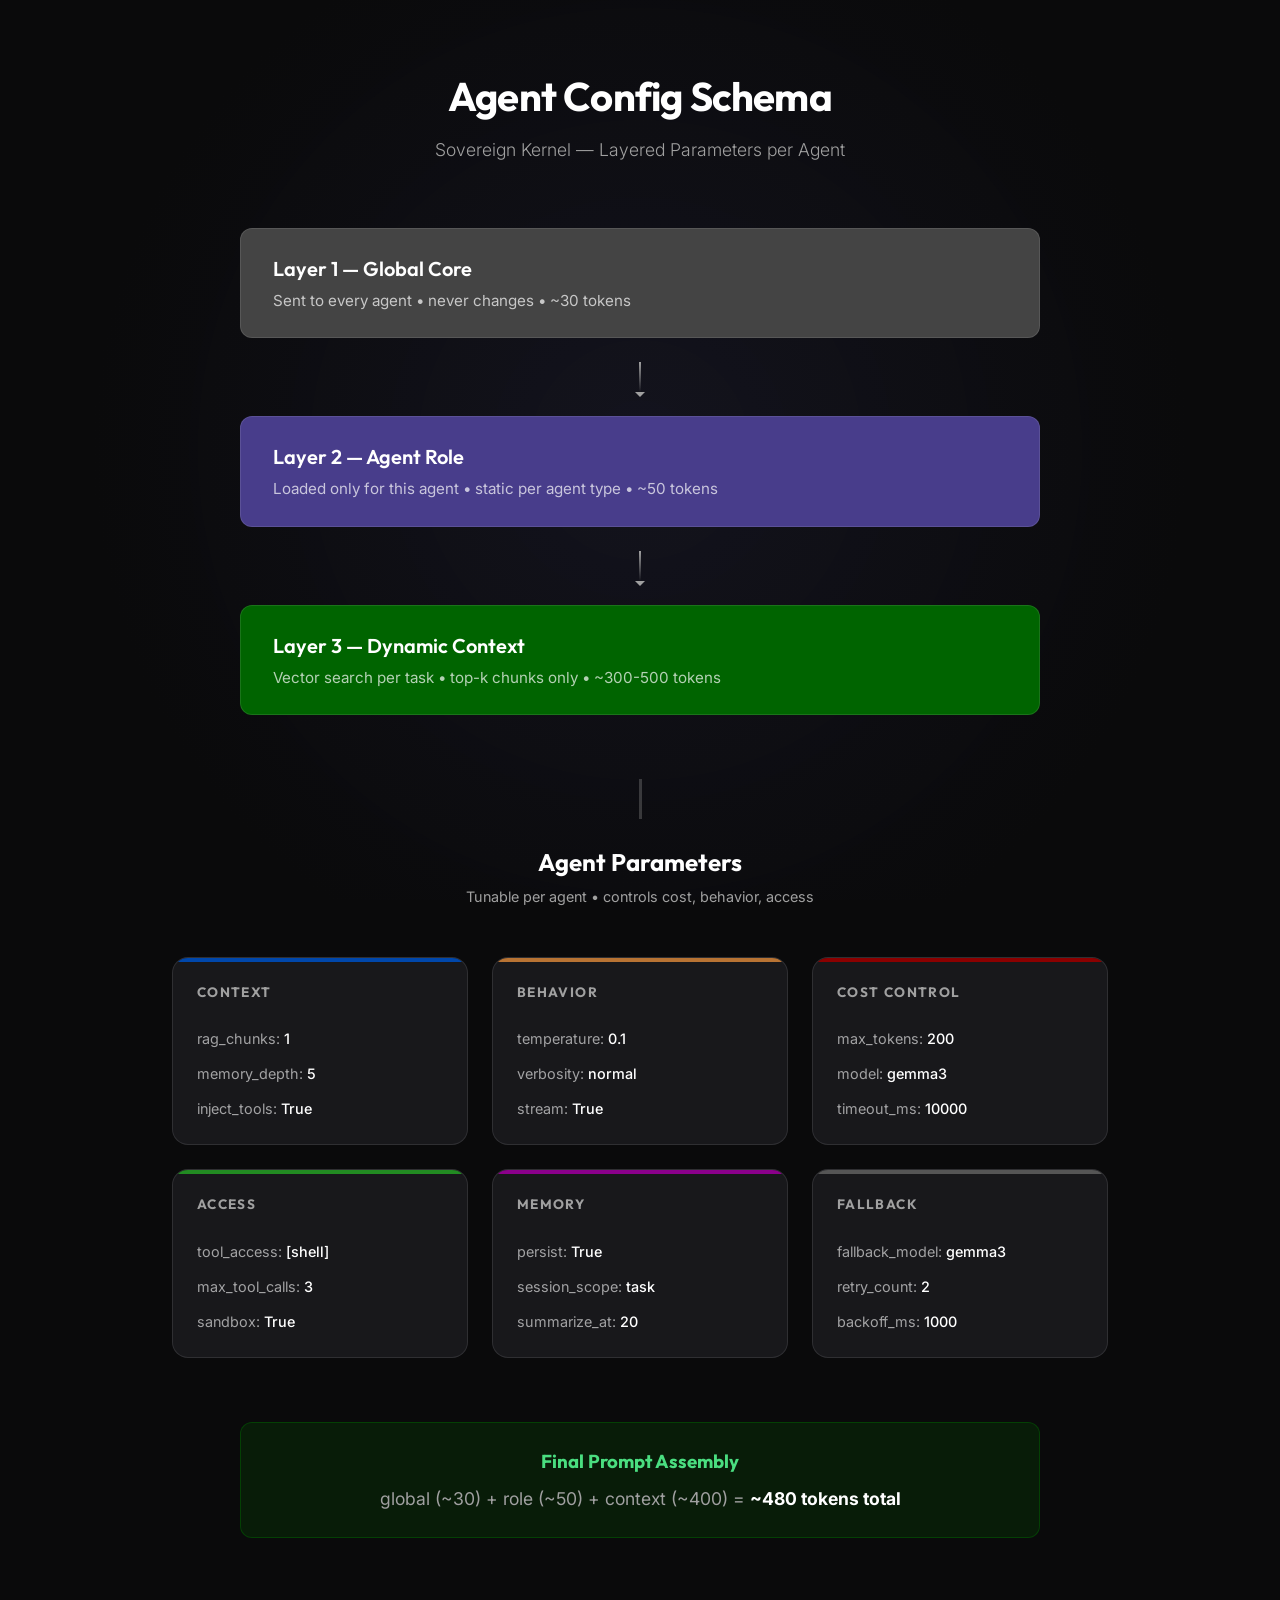
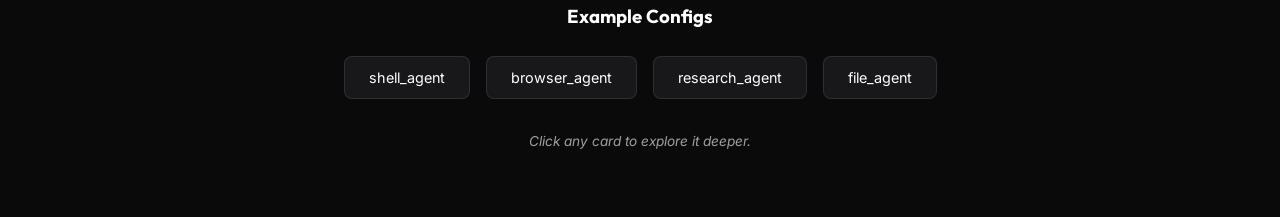
<file: docs/visual_schema/index.html>
<!DOCTYPE html>
<html lang="en">
<head>
    <meta charset="UTF-8">
    <meta name="viewport" content="width=device-width, initial-scale=1.0">
    <title>Sovereign Agent Config Schema</title>
    <link rel="stylesheet" href="config.css">
    <link rel="preconnect" href="https://fonts.googleapis.com">
    <link rel="preconnect" href="https://fonts.gstatic.com" crossorigin>
    <link href="https://fonts.googleapis.com/css2?family=Inter:wght@300;400;500;600;700&family=Outfit:wght@300;400;600;700&display=swap" rel="stylesheet">
</head>
<body class="dark-theme">
    <div class="background-glow"></div>
    
    <div class="container">
        <header>
            <h1 class="title">Agent Config Schema</h1>
            <p class="subtitle">Sovereign Kernel &mdash; Layered Parameters per Agent</p>
        </header>

        <section class="layer-pipeline">
            <div class="layer layer-global" id="layer-1">
                <div class="layer-content">
                    <h2 class="layer-title">Layer 1 &mdash; Global Core</h2>
                    <p class="layer-desc">Sent to every agent &bull; never changes &bull; ~30 tokens</p>
                </div>
            </div>

            <div class="arrow-down"></div>

            <div class="layer layer-role" id="layer-2">
                <div class="layer-content">
                    <h2 class="layer-title">Layer 2 &mdash; Agent Role</h2>
                    <p class="layer-desc">Loaded only for this agent &bull; static per agent type &bull; ~50 tokens</p>
                </div>
            </div>

            <div class="arrow-down"></div>

            <div class="layer layer-dynamic" id="layer-3">
                <div class="layer-content">
                    <h2 class="layer-title">Layer 3 &mdash; Dynamic Context</h2>
                    <p class="layer-desc">Vector search per task &bull; top-k chunks only &bull; ~300-500 tokens</p>
                </div>
            </div>
        </section>

        <div class="section-divider">
            <div class="arrow-down-thick"></div>
            <h3 class="divider-text">Agent Parameters</h3>
            <p class="divider-sub">Tunable per agent &bull; controls cost, behavior, access</p>
        </div>

        <section class="param-grid">
            <!-- Context Card -->
            <div class="card card-context" onclick="exploreField('context')">
                <h4 class="card-title">Context</h4>
                <div class="card-fields">
                    <div class="field">rag_chunks: <span class="val" id="val-rag_chunks">3</span></div>
                    <div class="field">memory_depth: <span class="val" id="val-memory_depth">5</span></div>
                    <div class="field">inject_tools: <span class="val" id="val-inject_tools">True</span></div>
                </div>
            </div>

            <!-- Behavior Card -->
            <div class="card card-behavior" onclick="exploreField('behavior')">
                <h4 class="card-title">Behavior</h4>
                <div class="card-fields">
                    <div class="field">temperature: <span class="val" id="val-temperature">0.7</span></div>
                    <div class="field">verbosity: <span class="val" id="val-verbosity">concise</span></div>
                    <div class="field">stream: <span class="val" id="val-stream">True</span></div>
                </div>
            </div>

            <!-- Cost Control Card -->
            <div class="card card-cost" onclick="exploreField('cost')">
                <h4 class="card-title">Cost Control</h4>
                <div class="card-fields">
                    <div class="field">max_tokens: <span class="val" id="val-max_tokens">500</span></div>
                    <div class="field">model: <span class="val" id="val-model">gemma3</span></div>
                    <div class="field">timeout_ms: <span class="val" id="val-timeout_ms">10000</span></div>
                </div>
            </div>

            <!-- Access Card -->
            <div class="card card-access" onclick="exploreField('access')">
                <h4 class="card-title">Access</h4>
                <div class="card-fields">
                    <div class="field">tool_access: <span class="val" id="val-tool_access">[]</span></div>
                    <div class="field">max_tool_calls: <span class="val" id="val-max_tool_calls">5</span></div>
                    <div class="field">sandbox: <span class="val" id="val-sandbox">True</span></div>
                </div>
            </div>

            <!-- Memory Card -->
            <div class="card card-memory" onclick="exploreField('memory')">
                <h4 class="card-title">Memory</h4>
                <div class="card-fields">
                    <div class="field">persist: <span class="val" id="val-persist">True</span></div>
                    <div class="field">session_scope: <span class="val" id="val-session_scope">task</span></div>
                    <div class="field">summarize_at: <span class="val" id="val-summarize_at">20</span></div>
                </div>
            </div>

            <!-- Fallback Card -->
            <div class="card card-fallback" onclick="exploreField('fallback')">
                <h4 class="card-title">Fallback</h4>
                <div class="card-fields">
                    <div class="field">fallback_model: <span class="val" id="val-fallback_model">gemma3</span></div>
                    <div class="field">retry_count: <span class="val" id="val-retry_count">2</span></div>
                    <div class="field">backoff_ms: <span class="val" id="val-backoff_ms">1000</span></div>
                </div>
            </div>
        </section>

        <section class="final-assembly">
            <div class="assembly-banner">
                <h3 class="assembly-title">Final Prompt Assembly</h3>
                <p class="assembly-stats">global (~30) + role (~50) + context (~400) = <span class="highlight">~480 tokens total</span></p>
            </div>
        </section>

        <section class="example-configs">
            <h3 class="example-title">Example Configs</h3>
            <div class="agent-buttons">
                <button class="agent-btn" onclick="selectAgent('shell_agent')">shell_agent</button>
                <button class="agent-btn" onclick="selectAgent('browser_agent')">browser_agent</button>
                <button class="agent-btn" onclick="selectAgent('research_agent')">research_agent</button>
                <button class="agent-btn" onclick="selectAgent('file_agent')">file_agent</button>
            </div>
            <p class="instruction">Click any card to explore it deeper.</p>
        </section>
    </div>

    <!-- Modal for Deep Exploration -->
    <div id="modal" class="modal">
        <div class="modal-content">
            <span class="close" onclick="closeModal()">&times;</span>
            <div id="modal-body"></div>
        </div>
    </div>

    <script src="schema.js"></script>
</body>
</html>
</file>
<file: docs/visual_schema/config.css>
:root {
    --bg-dark: #0a0a0b;
    --bg-card: rgba(30, 30, 35, 0.7);
    --bg-hover: rgba(45, 45, 50, 0.9);
    --border-color: rgba(255, 255, 255, 0.1);
    
    --color-global: #444444;
    --color-role: #483d8b;
    --color-dynamic: #006400;
    
    --color-context: #0047ab;
    --color-behavior: #b87333;
    --color-cost: #8b0000;
    --color-access: #228b22;
    --color-memory: #8b008b;
    --color-fallback: #555555;
    
    --text-primary: #ffffff;
    --text-secondary: #a0a0a0;
    --accent: #58a6ff;
    
    --transition: all 0.3s cubic-bezier(0.4, 0, 0.2, 1);
}

* {
    box-sizing: border-box;
    margin: 0;
    padding: 0;
}

body {
    background-color: var(--bg-dark);
    color: var(--text-primary);
    font-family: 'Inter', sans-serif;
    line-height: 1.6;
    overflow-x: hidden;
    min-height: 100vh;
}

.background-glow {
    position: fixed;
    top: 0;
    left: 0;
    width: 100%;
    height: 100%;
    background: radial-gradient(circle at 50% 50%, rgba(30, 30, 50, 0.5) 0%, rgba(10, 10, 11, 1) 70%);
    z-index: -1;
}

.container {
    max-width: 1000px;
    margin: 0 auto;
    padding: 4rem 2rem;
    display: flex;
    flex-direction: column;
    align-items: center;
}

header {
    text-align: center;
    margin-bottom: 4rem;
}

.title {
    font-family: 'Outfit', sans-serif;
    font-size: 2.5rem;
    font-weight: 700;
    margin-bottom: 0.5rem;
    letter-spacing: -0.02em;
}

.subtitle {
    color: var(--text-secondary);
    font-size: 1.1rem;
    font-weight: 300;
}

/* Layer Pipeline */
.layer-pipeline {
    width: 100%;
    display: flex;
    flex-direction: column;
    align-items: center;
    gap: 1.5rem;
    margin-bottom: 4rem;
}

.layer {
    width: 100%;
    max-width: 800px;
    padding: 1.5rem 2rem;
    border-radius: 12px;
    border: 1px solid var(--border-color);
    position: relative;
    backdrop-filter: blur(10px);
    transition: var(--transition);
}

.layer:hover {
    transform: translateY(-2px);
    box-shadow: 0 10px 30px rgba(0, 0, 0, 0.5);
}

.layer-global { background-color: var(--color-global); }
.layer-role { background-color: var(--color-role); }
.layer-dynamic { background-color: var(--color-dynamic); }

.layer-title {
    font-family: 'Outfit', sans-serif;
    font-size: 1.25rem;
    font-weight: 600;
    margin-bottom: 0.25rem;
}

.layer-desc {
    color: rgba(255, 255, 255, 0.7);
    font-size: 0.95rem;
    font-weight: 400;
}

.arrow-down {
    width: 2px;
    height: 30px;
    background: linear-gradient(to bottom, var(--text-secondary), transparent);
    position: relative;
}

.arrow-down::after {
    content: '';
    position: absolute;
    bottom: -5px;
    left: -4px;
    border-left: 5px solid transparent;
    border-right: 5px solid transparent;
    border-top: 5px solid var(--text-secondary);
}

/* Section Divider */
.section-divider {
    text-align: center;
    margin-bottom: 3rem;
}

.arrow-down-thick {
    width: 3px;
    height: 40px;
    background: var(--text-secondary);
    margin: 0 auto 1.5rem;
    opacity: 0.3;
}

.divider-text {
    font-family: 'Outfit', sans-serif;
    font-size: 1.5rem;
    margin-bottom: 0.25rem;
}

.divider-sub {
    color: var(--text-secondary);
    font-size: 0.9rem;
}

/* Param Grid */
.param-grid {
    display: grid;
    grid-template-columns: repeat(3, 1fr);
    gap: 1.5rem;
    width: 100%;
    margin-bottom: 4rem;
}

.card {
    background: var(--bg-card);
    border: 1px solid var(--border-color);
    border-radius: 16px;
    padding: 1.5rem;
    cursor: pointer;
    transition: var(--transition);
    position: relative;
    overflow: hidden;
}

.card:hover {
    background: var(--bg-hover);
    transform: translateY(-5px);
    border-color: rgba(255, 255, 255, 0.2);
}

.card::before {
    content: '';
    position: absolute;
    top: 0;
    left: 0;
    width: 100%;
    height: 4px;
}

.card-context::before { background: var(--color-context); }
.card-behavior::before { background: var(--color-behavior); }
.card-cost::before { background: var(--color-cost); }
.card-access::before { background: var(--color-access); }
.card-memory::before { background: var(--color-memory); }
.card-fallback::before { background: var(--color-fallback); }

.card-title {
    font-family: 'Outfit', sans-serif;
    color: var(--text-secondary);
    font-size: 0.85rem;
    text-transform: uppercase;
    letter-spacing: 0.1em;
    margin-bottom: 1.5rem;
}

.card-fields {
    display: flex;
    flex-direction: column;
    gap: 0.75rem;
}

.field {
    font-family: 'Inter', monospace;
    font-size: 0.9rem;
    color: rgba(255, 255, 255, 0.6);
}

.val {
    color: var(--text-primary);
    font-weight: 500;
}

/* Final Assembly */
.final-assembly {
    width: 100%;
    max-width: 800px;
    margin-bottom: 4rem;
}

.assembly-banner {
    background: rgba(0, 100, 0, 0.2);
    border: 1px solid rgba(0, 100, 0, 0.5);
    border-radius: 12px;
    padding: 1.5rem;
    text-align: center;
}

.assembly-title {
    font-family: 'Outfit', sans-serif;
    color: #4ade80;
    margin-bottom: 0.5rem;
}

.assembly-stats {
    font-size: 1.1rem;
    color: var(--text-secondary);
}

.highlight {
    color: var(--text-primary);
    font-weight: 700;
}

/* Example Configs */
.example-configs {
    text-align: center;
    width: 100%;
}

.example-title {
    font-family: 'Outfit', sans-serif;
    margin-bottom: 1.5rem;
}

.agent-buttons {
    display: flex;
    justify-content: center;
    gap: 1rem;
    flex-wrap: wrap;
    margin-bottom: 2rem;
}

.agent-btn {
    background: var(--bg-card);
    border: 1px solid var(--border-color);
    color: var(--text-primary);
    padding: 0.75rem 1.5rem;
    border-radius: 8px;
    font-family: 'Inter', sans-serif;
    font-size: 0.9rem;
    cursor: pointer;
    transition: var(--transition);
}

.agent-btn:hover {
    background: var(--bg-hover);
    border-color: var(--accent);
}

.agent-btn.active {
    background: var(--accent);
    color: #000;
    font-weight: 600;
    border-color: var(--accent);
}

.instruction {
    color: var(--text-secondary);
    font-size: 0.85rem;
    font-style: italic;
}

/* Modal */
.modal {
    display: none;
    position: fixed;
    z-index: 100;
    left: 0;
    top: 0;
    width: 100%;
    height: 100%;
    background-color: rgba(0, 0, 0, 0.8);
    backdrop-filter: blur(5px);
}

.modal-content {
    background-color: #1a1a1c;
    margin: 10% auto;
    padding: 2.5rem;
    border: 1px solid var(--border-color);
    width: 80%;
    max-width: 600px;
    border-radius: 20px;
    position: relative;
    box-shadow: 0 20px 50px rgba(0, 0, 0, 0.5);
}

.close {
    color: var(--text-secondary);
    position: absolute;
    top: 15px;
    right: 25px;
    font-size: 28px;
    font-weight: bold;
    cursor: pointer;
}

.close:hover {
    color: white;
}

#modal-body h2 {
    font-family: 'Outfit', sans-serif;
    margin-bottom: 1.5rem;
}

#modal-body pre {
    background: #000;
    padding: 1rem;
    border-radius: 8px;
    font-family: 'Inter', monospace;
    font-size: 0.9rem;
    overflow-x: auto;
    color: #4ade80;
}

/* Responsive */
@media (max-width: 768px) {
    .param-grid {
        grid-template-columns: 1fr;
    }
    
    .title {
        font-size: 2rem;
    }
}
</file>
